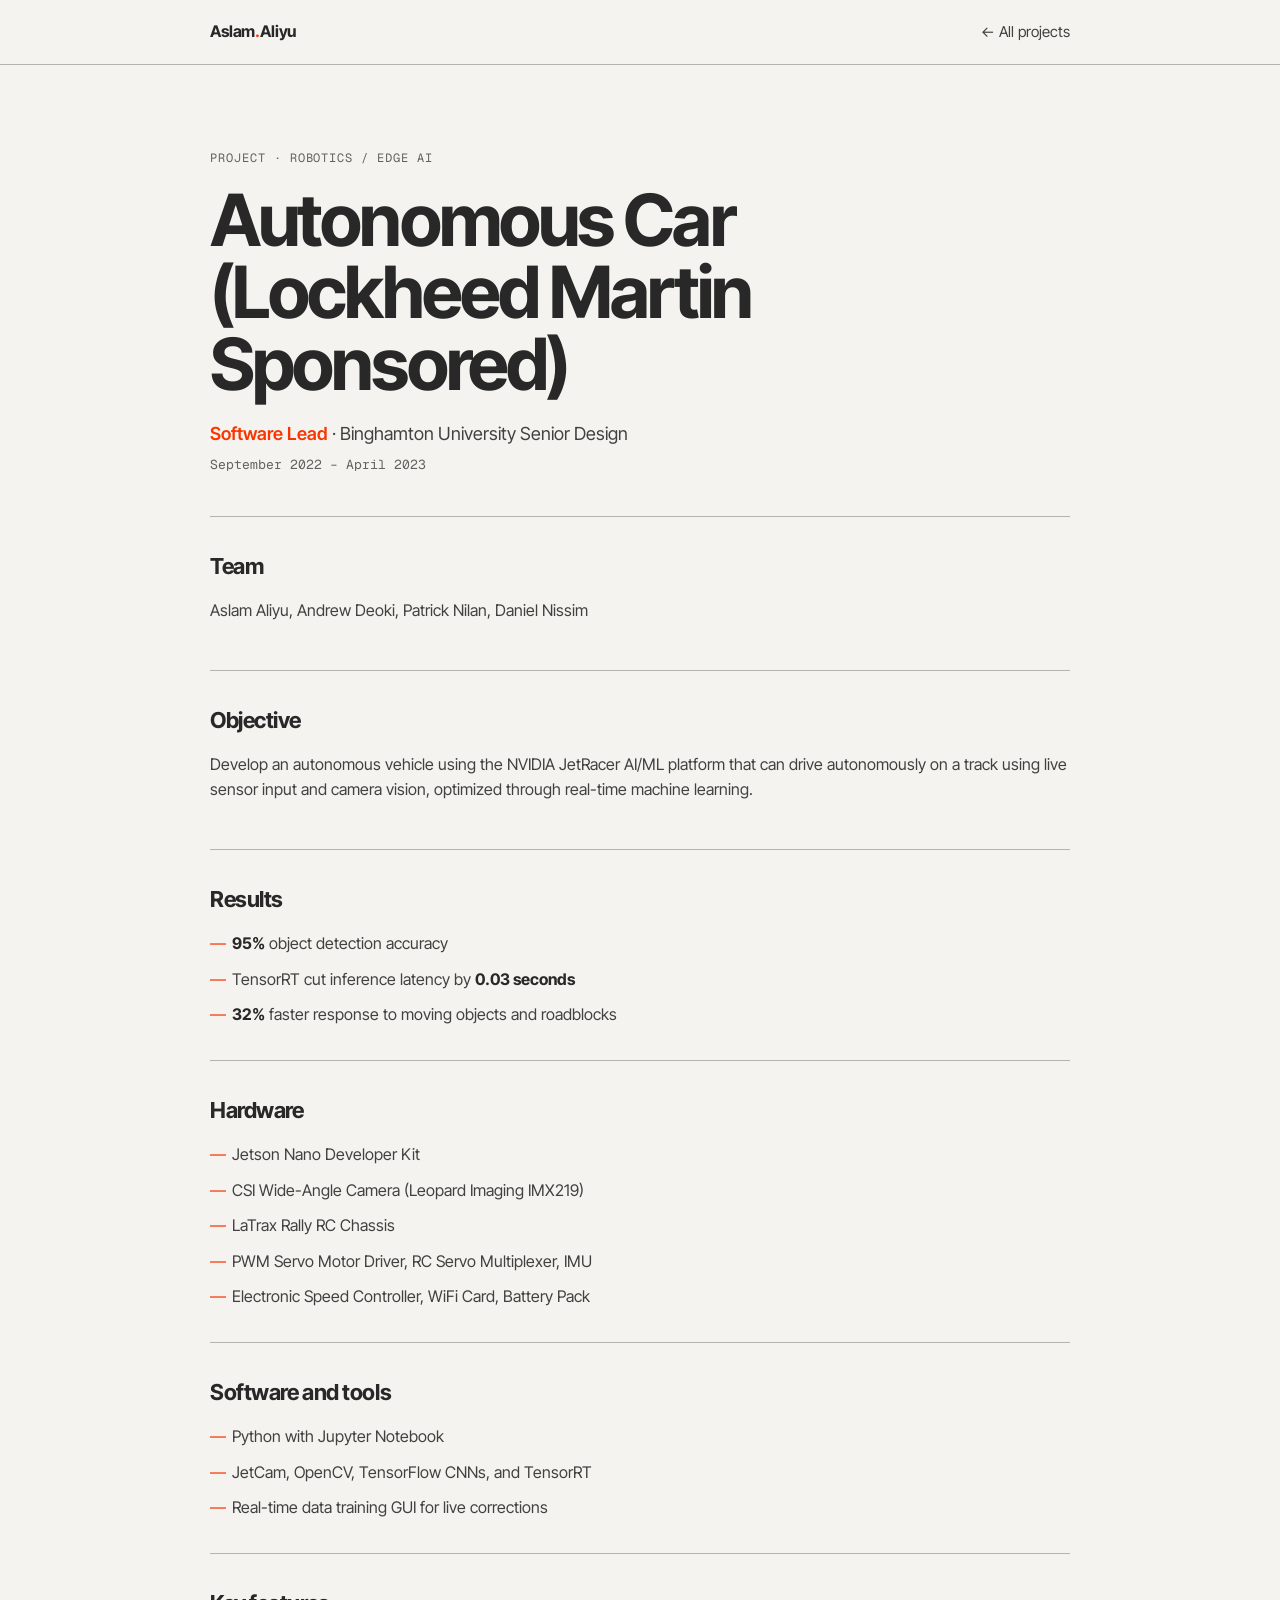
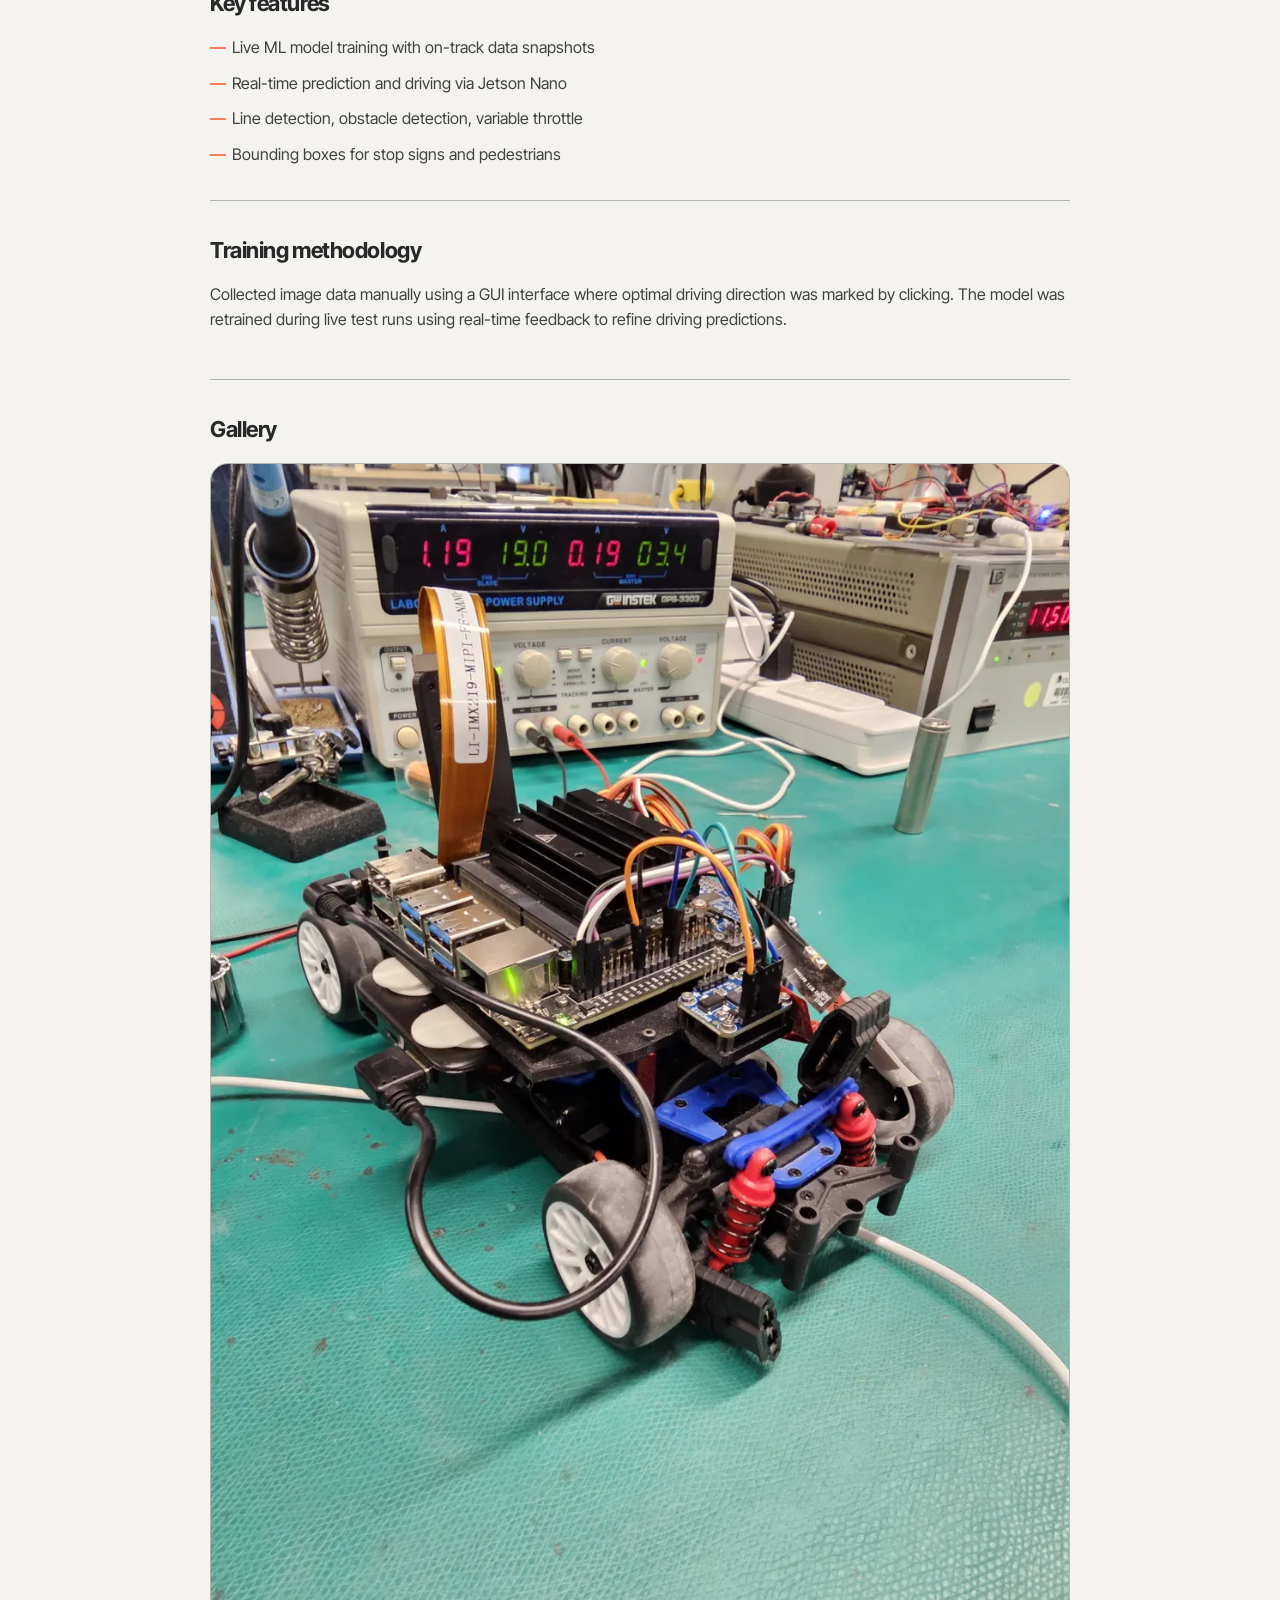
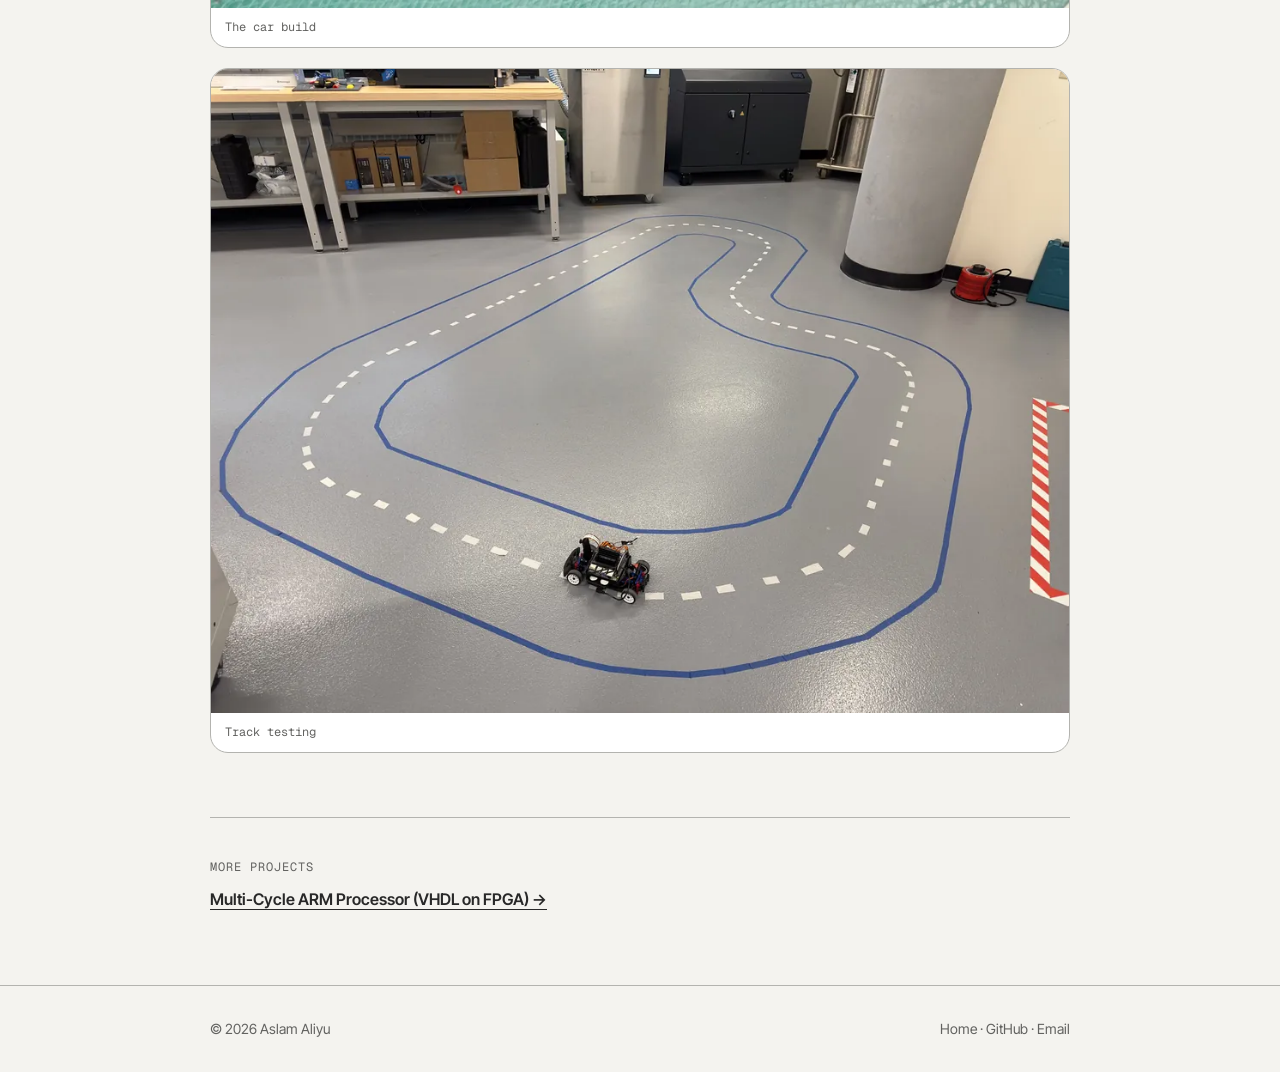
<file: autonomous-car.html>
<!doctype html>
<html lang="en">
<head>
  <meta charset="UTF-8" />
  <meta name="viewport" content="width=device-width, initial-scale=1.0" />
  <title>Autonomous Car (Lockheed Martin Sponsored) — Aslam Aliyu</title>
  <meta name="description" content="Software Lead on a Lockheed Martin–sponsored senior capstone: a vision-only autonomous car on Nvidia Jetson Nano." />
  <link rel="canonical" href="https://www.aslamaliyu.com/autonomous-car.html" />
  <link rel="icon" href="data:image/svg+xml,%3Csvg xmlns='http://www.w3.org/2000/svg' viewBox='0 0 64 64'%3E%3Crect width='64' height='64' rx='14' fill='%23fa3600'/%3E%3Ctext x='32' y='43' font-family='Arial,sans-serif' font-size='28' font-weight='700' text-anchor='middle' fill='%23ffffff'%3EAA%3C/text%3E%3C/svg%3E" />
  <link rel="preconnect" href="https://fonts.googleapis.com" />
  <link rel="preconnect" href="https://fonts.gstatic.com" crossorigin />
  <link href="https://fonts.googleapis.com/css2?family=Inter+Tight:wght@400;500;600;700&family=Geist+Mono:wght@400;500&display=swap" rel="stylesheet" />
  <link rel="stylesheet" href="assets/css/project.css" />
</head>
<body>

  <header class="site-header">
    <div class="wrap">
      <a href="index.html" class="logo">Aslam<span>.</span>Aliyu</a>
      <a href="index.html#projects" class="back">← All projects</a>
    </div>
  </header>

  <main>
    <div class="wrap project-head">
      <p class="label">Project · Robotics / Edge AI</p>
      <h1>Autonomous Car (Lockheed Martin Sponsored)</h1>
      <p class="role"><strong>Software Lead</strong> · Binghamton University Senior Design</p>
      <p class="dates">September 2022 – April 2023</p>
    </div>

    <div class="wrap">
      <section class="block">
        <h2>Team</h2>
        <p>Aslam Aliyu, Andrew Deoki, Patrick Nilan, Daniel Nissim</p>
      </section>

      <section class="block">
        <h2>Objective</h2>
        <p>Develop an autonomous vehicle using the NVIDIA JetRacer AI/ML platform that can drive autonomously on a track using live sensor input and camera vision, optimized through real-time machine learning.</p>
      </section>

      <section class="block">
        <h2>Results</h2>
        <ul>
          <li><strong>95%</strong> object detection accuracy</li>
          <li>TensorRT cut inference latency by <strong>0.03 seconds</strong></li>
          <li><strong>32%</strong> faster response to moving objects and roadblocks</li>
        </ul>
      </section>

      <section class="block">
        <h2>Hardware</h2>
        <ul>
          <li>Jetson Nano Developer Kit</li>
          <li>CSI Wide-Angle Camera (Leopard Imaging IMX219)</li>
          <li>LaTrax Rally RC Chassis</li>
          <li>PWM Servo Motor Driver, RC Servo Multiplexer, IMU</li>
          <li>Electronic Speed Controller, WiFi Card, Battery Pack</li>
        </ul>
      </section>

      <section class="block">
        <h2>Software and tools</h2>
        <ul>
          <li>Python with Jupyter Notebook</li>
          <li>JetCam, OpenCV, TensorFlow CNNs, and TensorRT</li>
          <li>Real-time data training GUI for live corrections</li>
        </ul>
      </section>

      <section class="block">
        <h2>Key features</h2>
        <ul>
          <li>Live ML model training with on-track data snapshots</li>
          <li>Real-time prediction and driving via Jetson Nano</li>
          <li>Line detection, obstacle detection, variable throttle</li>
          <li>Bounding boxes for stop signs and pedestrians</li>
        </ul>
      </section>

      <section class="block">
        <h2>Training methodology</h2>
        <p>Collected image data manually using a GUI interface where optimal driving direction was marked by clicking. The model was retrained during live test runs using real-time feedback to refine driving predictions.</p>
      </section>

      <section class="block">
        <h2>Gallery</h2>
        <div class="gallery">
          <figure>
            <img src="assets/imgs/jetsoncar.webp" width="1000" height="1333" loading="lazy" alt="The small car on a lab bench, with its Jetson board, camera cable, and wheels visible" />
            <figcaption>The car build</figcaption>
          </figure>
          <figure>
            <img src="assets/imgs/jetsontrack.webp" width="1000" height="750" loading="lazy" alt="The car on a painted track on a lab floor, with white dashed and blue lines marking the course" />
            <figcaption>Track testing</figcaption>
          </figure>
        </div>
      </section>

      <section class="more">
        <p class="label" style="margin:0 0 10px;">More projects</p>
        <a href="multi-cycle-arm.html">Multi-Cycle ARM Processor (VHDL on FPGA) →</a>
      </section>
    </div>
  </main>

  <footer>
    <div class="wrap">
      <span>© 2026 Aslam Aliyu</span>
      <span><a href="index.html">Home</a> · <a href="https://github.com/AslamAliyu" target="_blank" rel="noopener">GitHub</a> · <a href="mailto:aslamaliyu@gmail.com">Email</a></span>
    </div>
  </footer>
</body>
</html>
</file>
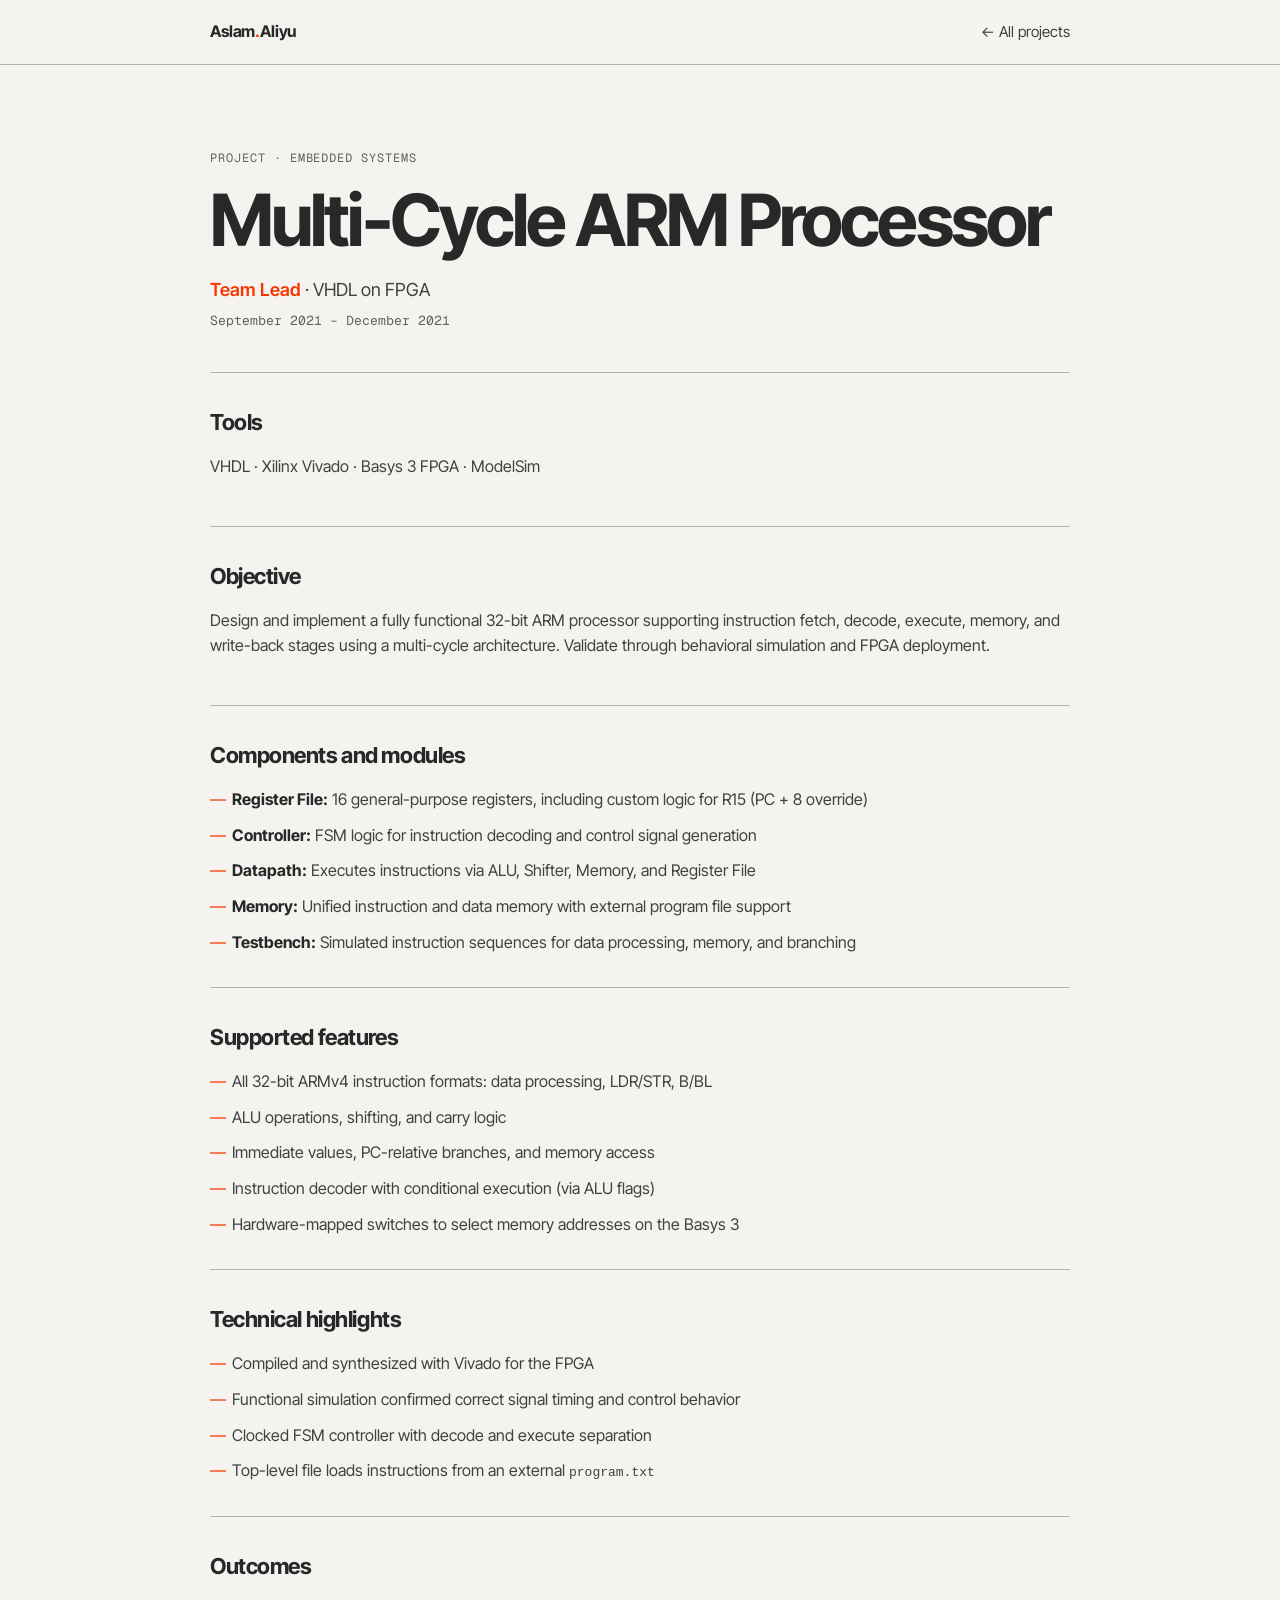
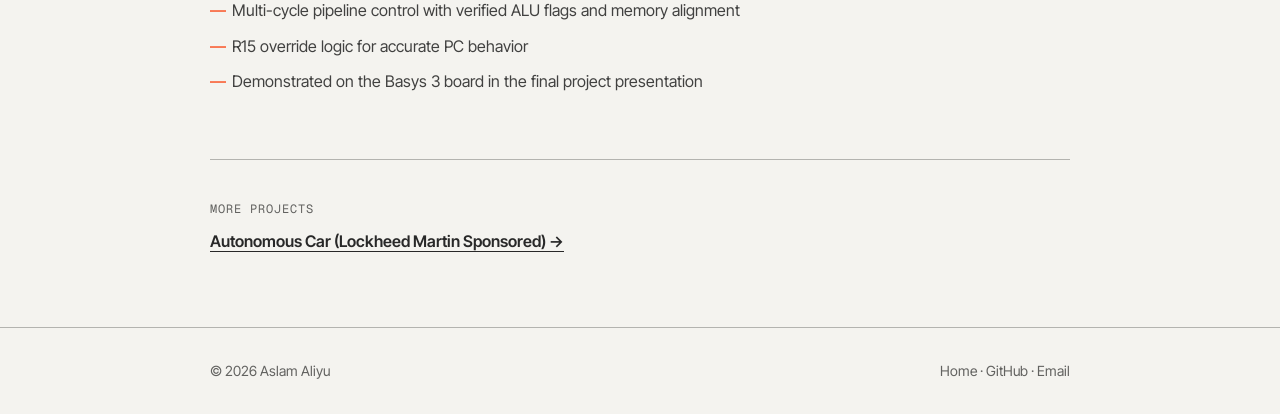
<file: multi-cycle-arm.html>
<!doctype html>
<html lang="en">
<head>
  <meta charset="UTF-8" />
  <meta name="viewport" content="width=device-width, initial-scale=1.0" />
  <title>Multi-Cycle ARM Processor (VHDL on FPGA) — Aslam Aliyu</title>
  <meta name="description" content="Team Lead on a multi-cycle 32-bit ARM processor in VHDL, verified in simulation and demoed on a Basys 3 FPGA." />
  <link rel="canonical" href="https://www.aslamaliyu.com/multi-cycle-arm.html" />
  <link rel="icon" href="data:image/svg+xml,%3Csvg xmlns='http://www.w3.org/2000/svg' viewBox='0 0 64 64'%3E%3Crect width='64' height='64' rx='14' fill='%23fa3600'/%3E%3Ctext x='32' y='43' font-family='Arial,sans-serif' font-size='28' font-weight='700' text-anchor='middle' fill='%23ffffff'%3EAA%3C/text%3E%3C/svg%3E" />
  <link rel="preconnect" href="https://fonts.googleapis.com" />
  <link rel="preconnect" href="https://fonts.gstatic.com" crossorigin />
  <link href="https://fonts.googleapis.com/css2?family=Inter+Tight:wght@400;500;600;700&family=Geist+Mono:wght@400;500&display=swap" rel="stylesheet" />
  <link rel="stylesheet" href="assets/css/project.css" />
</head>
<body>

  <header class="site-header">
    <div class="wrap">
      <a href="index.html" class="logo">Aslam<span>.</span>Aliyu</a>
      <a href="index.html#projects" class="back">← All projects</a>
    </div>
  </header>

  <main>
    <div class="wrap project-head">
      <p class="label">Project · Embedded Systems</p>
      <h1>Multi-Cycle ARM Processor</h1>
      <p class="role"><strong>Team Lead</strong> · VHDL on FPGA</p>
      <p class="dates">September 2021 – December 2021</p>
    </div>

    <div class="wrap">
      <section class="block">
        <h2>Tools</h2>
        <p>VHDL · Xilinx Vivado · Basys 3 FPGA · ModelSim</p>
      </section>

      <section class="block">
        <h2>Objective</h2>
        <p>Design and implement a fully functional 32-bit ARM processor supporting instruction fetch, decode, execute, memory, and write-back stages using a multi-cycle architecture. Validate through behavioral simulation and FPGA deployment.</p>
      </section>

      <section class="block">
        <h2>Components and modules</h2>
        <ul>
          <li><strong>Register File:</strong> 16 general-purpose registers, including custom logic for R15 (PC + 8 override)</li>
          <li><strong>Controller:</strong> FSM logic for instruction decoding and control signal generation</li>
          <li><strong>Datapath:</strong> Executes instructions via ALU, Shifter, Memory, and Register File</li>
          <li><strong>Memory:</strong> Unified instruction and data memory with external program file support</li>
          <li><strong>Testbench:</strong> Simulated instruction sequences for data processing, memory, and branching</li>
        </ul>
      </section>

      <section class="block">
        <h2>Supported features</h2>
        <ul>
          <li>All 32-bit ARMv4 instruction formats: data processing, LDR/STR, B/BL</li>
          <li>ALU operations, shifting, and carry logic</li>
          <li>Immediate values, PC-relative branches, and memory access</li>
          <li>Instruction decoder with conditional execution (via ALU flags)</li>
          <li>Hardware-mapped switches to select memory addresses on the Basys 3</li>
        </ul>
      </section>

      <section class="block">
        <h2>Technical highlights</h2>
        <ul>
          <li>Compiled and synthesized with Vivado for the FPGA</li>
          <li>Functional simulation confirmed correct signal timing and control behavior</li>
          <li>Clocked FSM controller with decode and execute separation</li>
          <li>Top-level file loads instructions from an external <code>program.txt</code></li>
        </ul>
      </section>

      <section class="block">
        <h2>Outcomes</h2>
        <ul>
          <li>Multi-cycle pipeline control with verified ALU flags and memory alignment</li>
          <li>R15 override logic for accurate PC behavior</li>
          <li>Demonstrated on the Basys 3 board in the final project presentation</li>
        </ul>
      </section>

      <section class="more">
        <p class="label" style="margin:0 0 10px;">More projects</p>
        <a href="autonomous-car.html">Autonomous Car (Lockheed Martin Sponsored) →</a>
      </section>
    </div>
  </main>

  <footer>
    <div class="wrap">
      <span>© 2026 Aslam Aliyu</span>
      <span><a href="index.html">Home</a> · <a href="https://github.com/AslamAliyu" target="_blank" rel="noopener">GitHub</a> · <a href="mailto:aslamaliyu@gmail.com">Email</a></span>
    </div>
  </footer>
</body>
</html>
</file>
<file: assets/css/project.css>
/* Project detail pages. Shares the homepage's tokens, type, and dark mode. */
:root {
  --ink: #282828;
  --ink-soft: #414140;
  --gray: #626260;
  --line: #b3b3af;
  --paper: #f4f3ef;
  --white: #ffffff;
  --brand: #fa3600;
  --display: "Inter Tight", "Helvetica Neue", Arial, sans-serif;
  --mono: "Geist Mono", ui-monospace, Menlo, monospace;
}
@media (prefers-color-scheme: dark) {
  :root:not([data-theme="light"]) { --ink: #f4f3ef; --ink-soft: #d6d5d0; --gray: #b3b3af; --line: #3a3a38; --paper: #141413; --white: #1b1b1a; }
}
:root[data-theme="dark"] { --ink: #f4f3ef; --ink-soft: #d6d5d0; --gray: #b3b3af; --line: #3a3a38; --paper: #141413; --white: #1b1b1a; }

* { box-sizing: border-box; }
body { margin: 0; background: var(--paper); color: var(--ink); font-family: var(--display); line-height: 1.6; -webkit-font-smoothing: antialiased; }
img { display: block; max-width: 100%; height: auto; }
a { color: inherit; }
a:focus-visible { outline: 2px solid var(--brand); outline-offset: 3px; }

.site-header { position: sticky; top: 0; z-index: 10; background: color-mix(in srgb, var(--paper) 88%, transparent); backdrop-filter: blur(10px); border-bottom: 1px solid var(--line); }
.site-header .wrap { display: flex; align-items: center; justify-content: space-between; height: 64px; }
.logo { font-weight: 700; text-decoration: none; letter-spacing: -.01em; }
.logo span { color: var(--brand); }
.back { font-size: 15px; text-decoration: none; color: var(--ink-soft); }
.back:hover { color: var(--brand); }

.wrap { width: min(860px, calc(100% - 32px)); margin: 0 auto; }
.label { font-family: var(--mono); font-size: 12px; letter-spacing: .08em; text-transform: uppercase; color: var(--gray); }

.project-head { padding: 72px 0 40px; }
h1 { font-size: clamp(40px, 6vw, 72px); line-height: 1; letter-spacing: -.04em; margin: 16px 0 20px; }
.role { font-size: 18px; color: var(--ink-soft); margin: 0 0 6px; }
.role strong { color: var(--brand); font-weight: 600; }
.dates { font-family: var(--mono); font-size: 13px; color: var(--gray); margin: 0; }

section.block { padding: 32px 0; border-top: 1px solid var(--line); }
section.block h2 { font-size: 22px; letter-spacing: -.02em; margin: 0 0 14px; }
section.block p { margin: 0 0 14px; color: var(--ink-soft); }
section.block ul { margin: 0; padding: 0; list-style: none; display: grid; gap: 10px; }
section.block li { color: var(--ink-soft); padding-left: 22px; position: relative; }
section.block li::before { content: "—"; position: absolute; left: 0; color: var(--brand); }
section.block li strong { color: var(--ink); }

.gallery { display: grid; gap: 20px; margin-top: 16px; }
.gallery figure { margin: 0; border: 1px solid var(--line); border-radius: 18px; overflow: hidden; background: var(--white); }
.gallery img { width: 100%; }
.gallery figcaption { font-family: var(--mono); font-size: 12px; color: var(--gray); padding: 10px 14px; }

.btn { display: inline-flex; align-items: center; gap: 8px; padding: 14px 22px; border-radius: 999px; border: 1px solid var(--ink); text-decoration: none; font-weight: 600; margin-top: 8px; }
.btn.solid { background: var(--ink); color: var(--paper); }
.btn:hover { border-color: var(--brand); color: var(--brand); }
.btn.solid:hover { background: var(--brand); border-color: var(--brand); color: #fff; }

.more { padding: 40px 0 72px; border-top: 1px solid var(--line); margin-top: 32px; }
.more a { font-weight: 600; text-underline-offset: 4px; }
.more a:hover { color: var(--brand); }

footer { padding: 32px 0; border-top: 1px solid var(--line); font-size: 14px; color: var(--gray); }
footer .wrap { display: flex; justify-content: space-between; flex-wrap: wrap; gap: 12px; }
footer a { text-decoration: none; }
footer a:hover { color: var(--brand); }

@media (max-width: 560px) {
  .project-head { padding: 48px 0 28px; }
}
</file>
